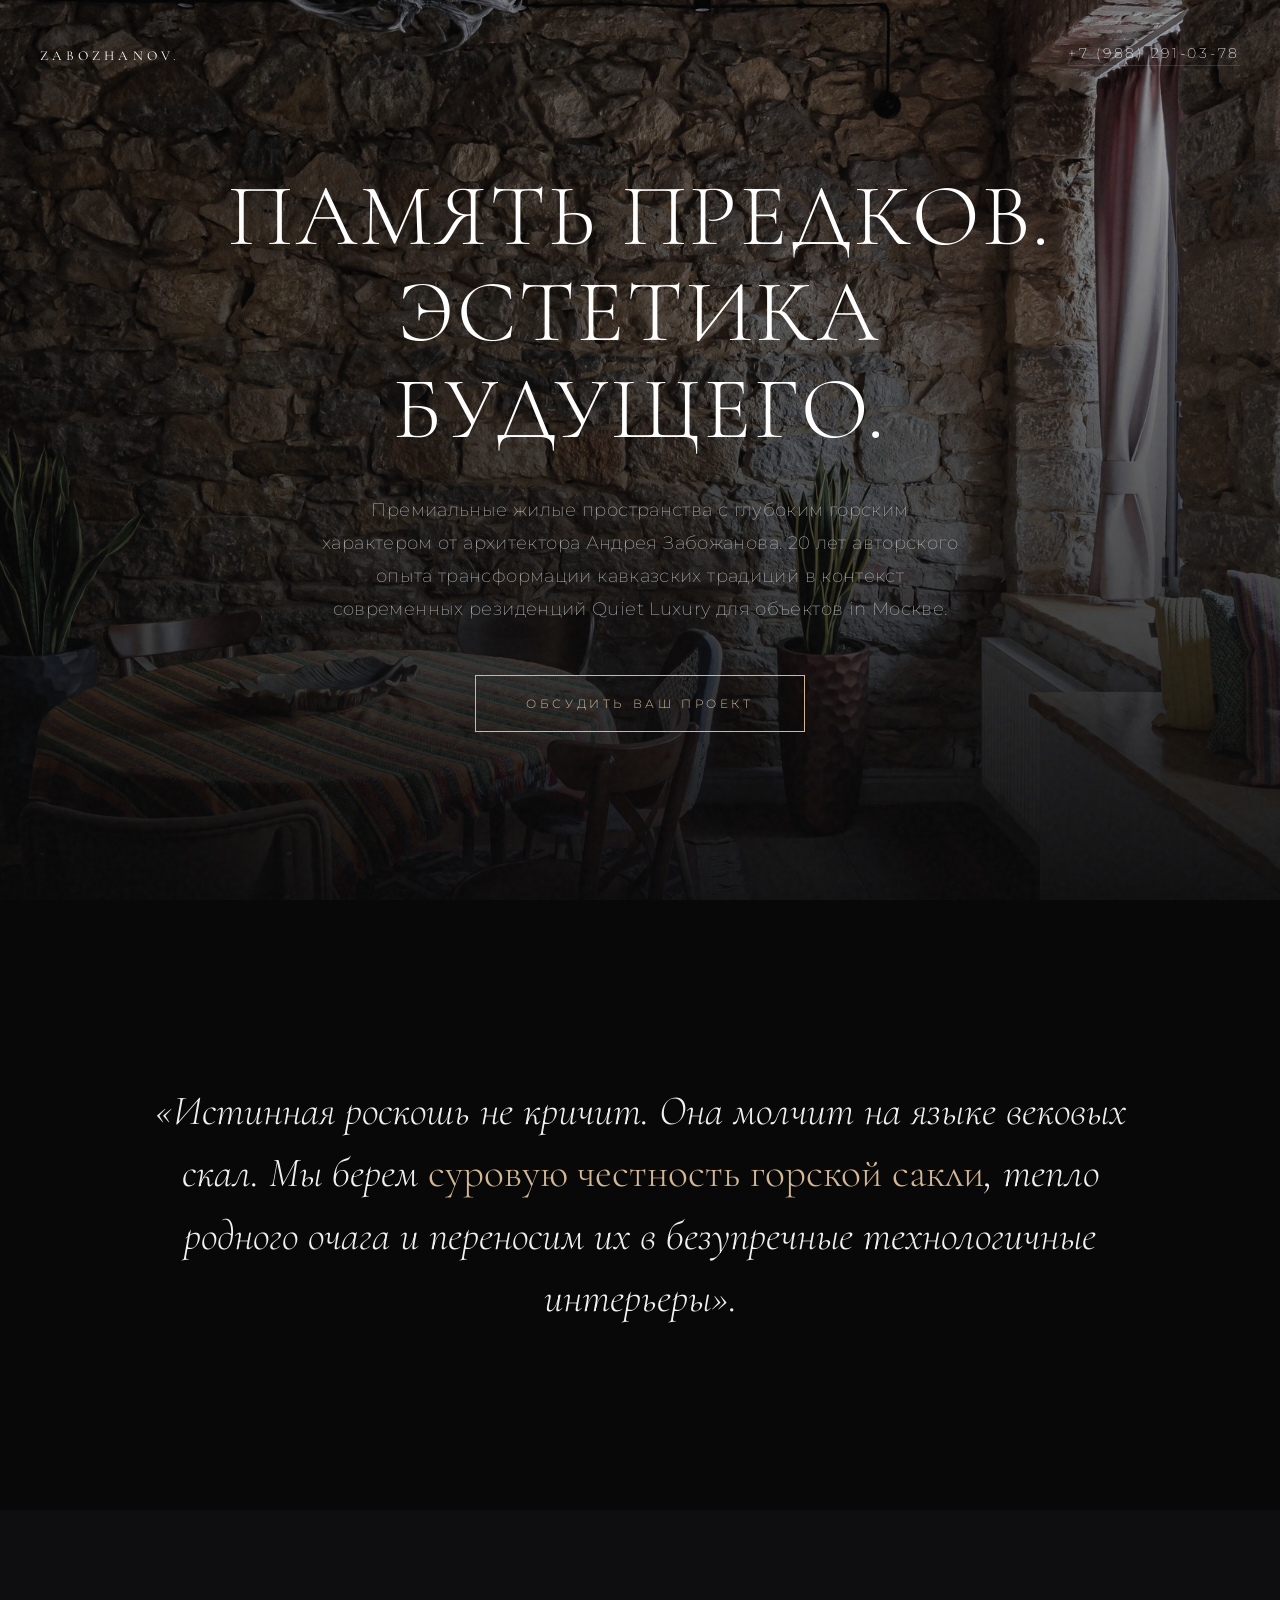
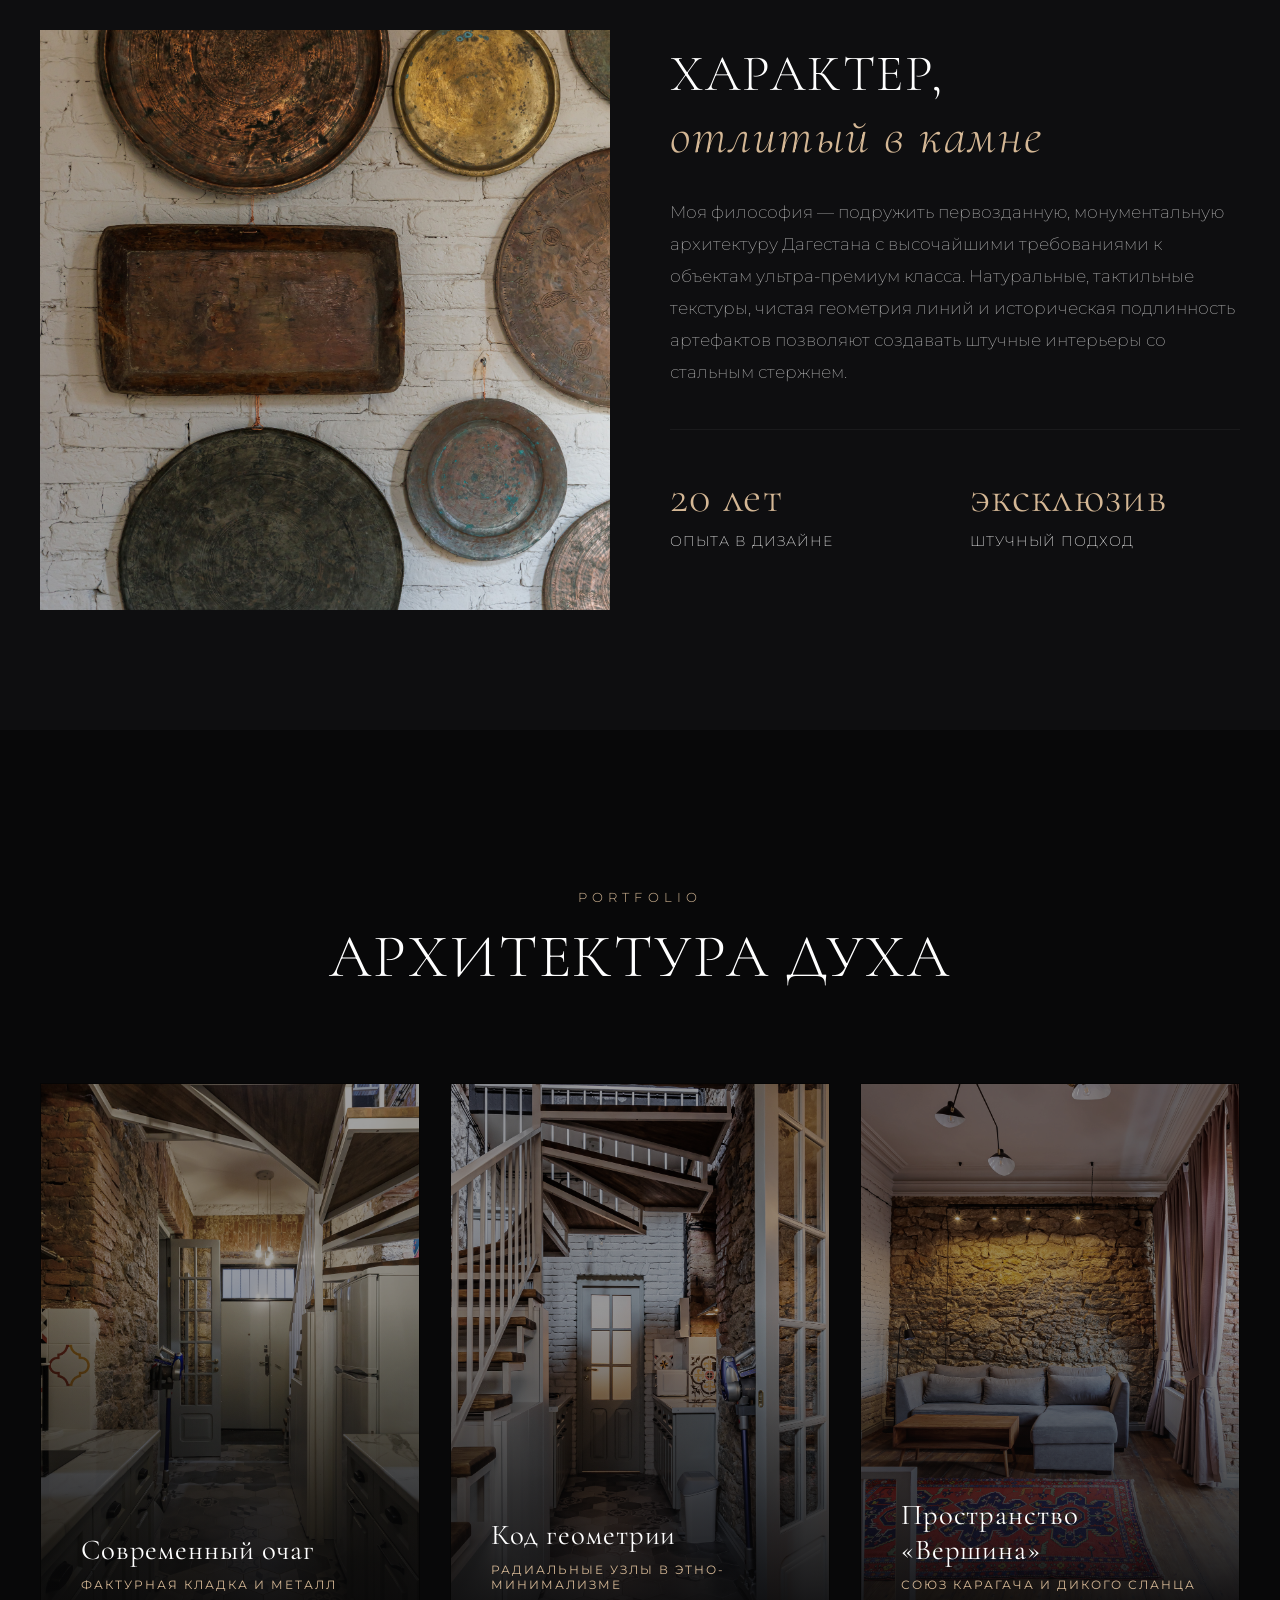
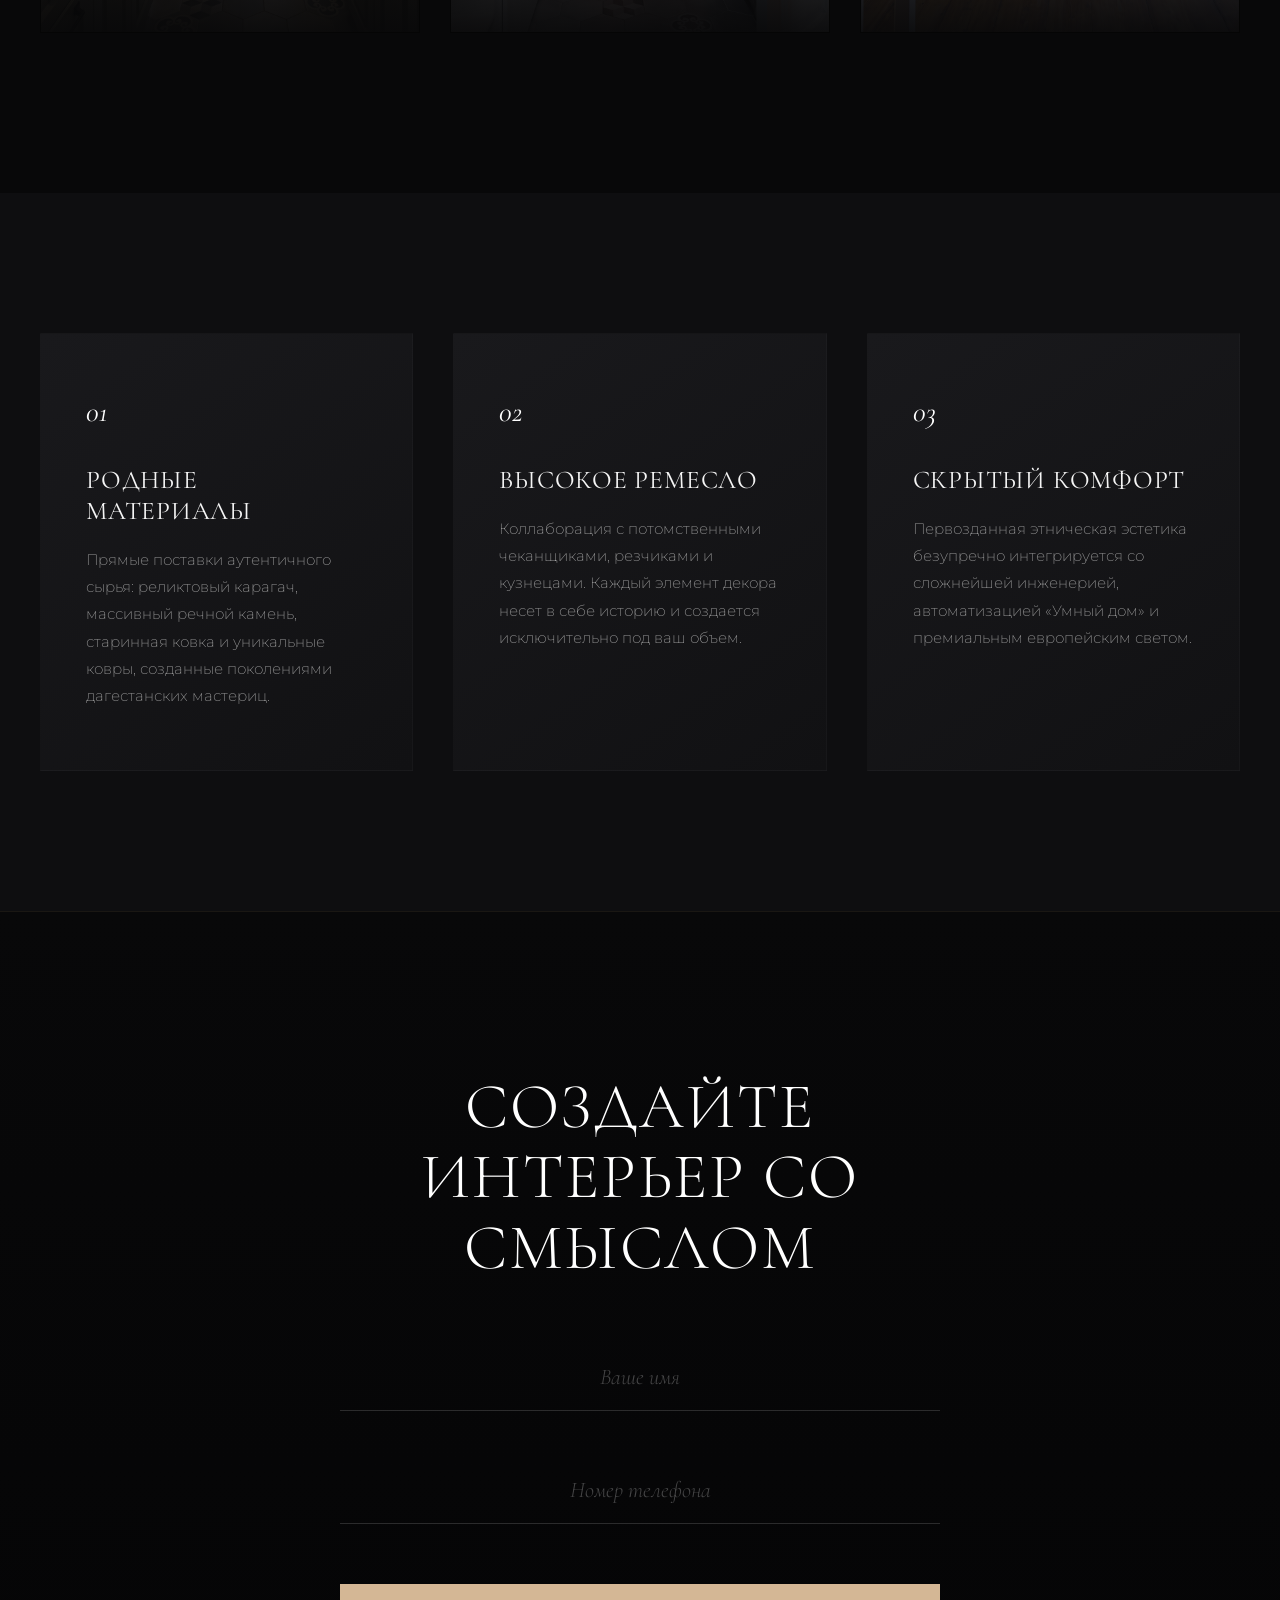
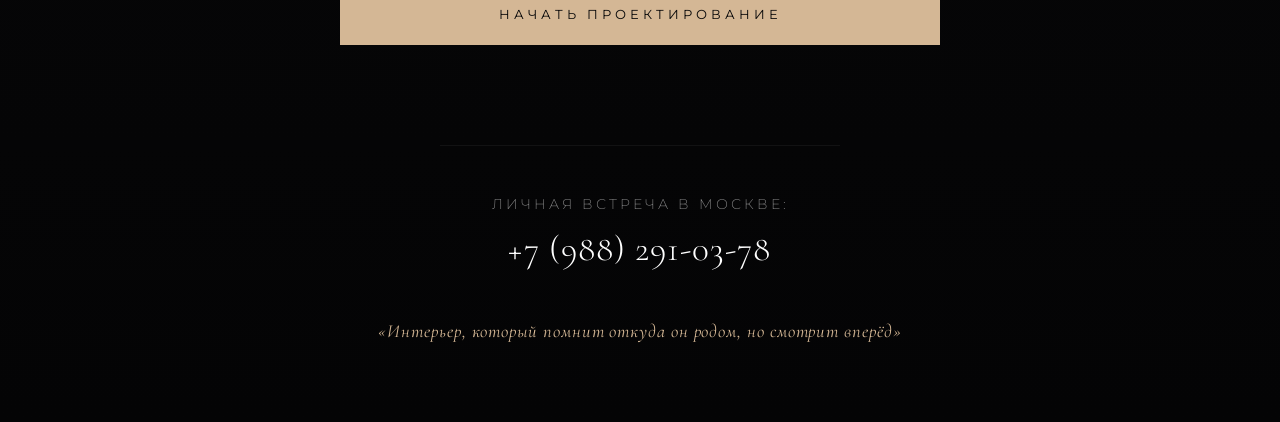
<file: index.html>
<!DOCTYPE html>
<html lang="ru">
<head>
    <meta charset="UTF-8">
    <meta name="viewport" content="width=device-width, initial-scale=1.0">
    <title>Андрей Забожанов | Архитектура и премиальные интерьеры</title>
    
    <meta property="og:type" content="website">
    <meta property="og:url" content="https://design.great05.ru/">
    <meta property="og:title" content="Андрей Забожанов | Премиальные интерьеры с горским характером">
    <meta property="og:description" content="Интерьер, который помнит откуда он родом, но смотрит вперёд. 20 лет авторского опыта. Реализованные объекты в Москве и Дагестане.">
    <meta property="og:image" content="https://design.great05.ru/about.jpg">
    <meta property="og:image:width" content="1200">
    <meta property="og:image:height" content="630">

    <script type="text/javascript">
        (function(m,e,t,r,i,k,a){
            m[i]=m[i]||function(){(m[i].a=m[i].a||[]).push(arguments)};
            m[i].l=1*new Date();
            for (var j = 0; j < document.scripts.length; j++) {if (document.scripts[j].src === r) { return; }}
            k=e.createElement(t),a=e.getElementsByTagName(t)[0],k.async=1,k.src=r,a.parentNode.insertBefore(k,a)
        })(window, document,'script','https://mc.yandex.ru/metrika/tag.js?id=109783591', 'ym');

        ym(109783591, 'init', {ssr:true, webvisor:true, clickmap:true, ecommerce:"dataLayer", referrer: document.referrer, url: location.href, accurateTrackBounce:true, trackLinks:true});
    </script>
    <noscript><div><img src="https://mc.yandex.ru/watch/109783591" style="position:absolute; left:-9999px;" alt="" /></div></noscript>
    <style>
        /* --- ЭЛИТАРНАЯ ТИПОГРАФИКА И КОНЦЕПТ-ПАЛИТРА --- */
        @import url('https://fonts.googleapis.com/css2?family=Cormorant+Garamond:ital,wght@0,300;0,400;0,500;1,300;1,400&family=Montserrat:wght@100;200;300;400;500;600&display=swap');

        :root {
            --bg-deep: #080809;
            --bg-card: #0e0e10;
            --accent-gold: #d4b795;
            --text-white: #ffffff;
            --text-gray: #aaaaaa;
            --font-serif: 'Cormorant Garamond', Georgia, serif;
            --font-sans: 'Montserrat', sans-serif;
            --transition-premium: all 0.6s cubic-bezier(0.25, 1, 0.5, 1);
        }

        /* ЭФФЕКТ ДОРОГОЙ ТЕКСТУРНОЙ ЗЕРНИСТОСТИ */
        html::before {
            content: ""; position: fixed; top: 0; left: 0; width: 100vw; height: 100vh;
            background-image: url("data:image/svg+xml,%3Csvg viewBox='0 0 200 200' xmlns='http://www.w3.org/2000/svg'%3E%3Cfilter id='noise'%3E%3CfeTurbulence type='fractalNoise' baseFrequency='0.75' numOctaves='3' stitchTiles='stitch'/%3E%3C/filter%3E%3Crect width='100%25' height='100%25' filter='url(%23noise)'/%3E%3C/svg%3E");
            opacity: 0.03; pointer-events: none; z-index: 9999;
        }

        * { box-sizing: border-box; margin: 0; padding: 0; -webkit-font-smoothing: antialiased; }
        html { scroll-behavior: smooth; background-color: var(--bg-deep); color: var(--text-white); font-family: var(--font-sans); overflow-x: hidden; }
        h1, h2, h3 { font-family: var(--font-serif); font-weight: 300; letter-spacing: 0.03em; }
        
        /* УБИРАЕМ КЛАССИЧЕСКОЕ ПОДЧЕРКИВАНИЕ ТЕКСТА У ССЫЛОК НА КОРНЕВОМ УРОВНЕ */
        a { text-decoration: none !important; color: inherit; }

        .container { max-width: 1300px; margin: 0 auto; padding: 0 40px; }

        /* ИНТЕРАКТИВНЫЕ ЭФФЕКТЫ */
        .reveal { opacity: 0; transform: translateY(40px); transition: var(--transition-premium); }
        .reveal.active { opacity: 1; transform: translateY(0); }

        /* --- ШАПКА (КРАСИВАЯ ЛИНИЯ ПОД ПРЕДЕЛАМИ ТЕКСТА) --- */
        header { position: absolute; top: 0; left: 0; width: 100%; z-index: 100; padding: 45px 0; }
        .header-container { display: flex; justify-content: space-between; align-items: center; }
        .logo { font-family: var(--font-serif); font-size: 0.85rem; letter-spacing: 0.3em; text-transform: uppercase; font-weight: 400; }
        .logo span { color: var(--accent-gold); }
        .nav-phone { font-size: 0.85rem; letter-spacing: 0.2em; font-weight: 200; border-bottom: 1px solid rgba(214, 183, 149, 0.2); padding-bottom: 4px; }
        .nav-phone:hover { color: var(--accent-gold); border-color: var(--accent-gold); }

        /* --- КУТЮРНЫЙ ГЛАВНЫЙ ЭКРАН --- */
        .hero {
            height: 100vh; min-height: 800px; display: flex; align-items: center; justify-content: center; text-align: center;
            background: linear-gradient(180deg, rgba(8,8,9,0.3) 0%, rgba(8,8,9,0.95) 100%), url('hero.jpg') center/cover no-repeat;
        }
        .hero-content { max-width: 950px; }
        .hero h1 { font-size: 5.5rem; line-height: 1.1; text-transform: uppercase; margin-bottom: 35px; font-weight: 300; }
        .hero p { font-size: 1.15rem; color: var(--text-gray); margin: 0 auto 50px auto; max-width: 650px; font-weight: 200; line-height: 1.8; letter-spacing: 0.02em; }
        
        .btn {
            display: inline-block; padding: 20px 50px; background-color: transparent; color: var(--accent-gold);
            font-weight: 300; letter-spacing: 0.3em; text-transform: uppercase; font-size: 0.75rem;
            border: 1px solid var(--accent-gold); cursor: pointer; transition: var(--transition-premium);
        }
        .btn:hover { background-color: var(--accent-gold); color: var(--bg-deep); }

        /* --- МАНИФЕСТ --- */
        .manifesto { padding: 180px 0; background-color: var(--bg-deep); text-align: center; }
        .manifesto-text { font-family: var(--font-serif); font-size: 2.6rem; line-height: 1.5; max-width: 1000px; margin: 0 auto; font-weight: 300; font-style: italic; color: #f0f0f0; }
        .manifesto-text span { color: var(--accent-gold); font-style: normal; }

        /* --- СЕКЦИЯ: О ДИЗАЙНЕРЕ (ЛИНИЯ СТАТИСТИКИ НА МЕСТЕ) --- */
        .about { padding: 120px 0; background-color: var(--bg-card); }
        .about-grid { display: grid; grid-template-columns: 1fr 1fr; gap: 60px; align-items: center; }
        .about-img-box { width: 100%; height: 580px; background: url('about.jpg') center/cover no-repeat; }
        .about-info h2 { font-size: 3.2rem; text-transform: uppercase; margin-bottom: 30px; line-height: 1.2; }
        .about-info h2 span { font-style: italic; font-family: var(--font-serif); color: var(--accent-gold); text-transform: none; }
        .about-info p { color: var(--text-gray); font-size: 1.05rem; font-weight: 200; line-height: 1.9; margin-bottom: 40px; }
        
        .stat-grid { display: grid; grid-template-columns: 1fr 1fr; gap: 30px; border-top: 1px solid rgba(255,255,255,0.05); padding-top: 40px; }
        .stat-item h3 { font-size: 2.8rem; color: var(--accent-gold); margin-bottom: 5px; font-family: var(--font-serif); }
        .stat-item h3.lowercase-text { text-transform: lowercase; }
        .stat-item p { font-size: 0.85rem; color: var(--text-white); text-transform: uppercase; letter-spacing: 1px; }

        /* --- СЕКЦИЯ: ПОРТФОЛИО --- */
        .portfolio { padding: 160px 0; background-color: var(--bg-deep); }
        .section-title { font-size: 3.8rem; text-transform: uppercase; text-align: center; margin-bottom: 90px; font-weight: 300; }
        .section-title span { font-family: var(--font-sans); font-size: 0.8rem; color: var(--accent-gold); display: block; letter-spacing: 0.4em; margin-bottom: 15px; text-transform: uppercase; font-weight: 300; }
        
        .portfolio-grid { display: grid; grid-template-columns: repeat(3, 1fr); gap: 30px; }
        .portfolio-item { position: relative; height: 550px; overflow: hidden; border: 1px solid rgba(255,255,255,0.02); background-color: #000; }
        .portfolio-img { width: 100%; height: 100%; object-fit: cover; filter: brightness(65%) saturate(80%); transition: var(--transition-premium); }
        .portfolio-overlay { position: absolute; top: 0; left: 0; width: 100%; height: 100%; background: linear-gradient(to top, rgba(8,8,9,0.95) 0%, transparent 60%); display: flex; flex-direction: column; justify-content: flex-end; padding: 40px; }
        .portfolio-item:hover .portfolio-img { transform: scale(1.05); filter: brightness(85%) saturate(100%); }
        .portfolio-overlay h3 { font-size: 1.8rem; margin-bottom: 10px; font-weight: 400; }
        .portfolio-overlay p { font-size: 0.75rem; color: var(--accent-gold); text-transform: uppercase; letter-spacing: 2px; }

        /* --- СЕКЦИЯ: ЦЕННОСТИ (СТРОГИЙ МАРКЕР) --- */
        .values { padding: 140px 0; background-color: var(--bg-card); }
        .values-grid { display: grid; grid-template-columns: repeat(3, 1fr); gap: 40px; }
        .value-card { padding: 60px 45px; background: linear-gradient(145deg, #19191c, #111113); border: 1px solid rgba(255, 255, 255, 0.01); transition: var(--transition-premium); position: relative; }
        .value-card:hover { transform: translateY(-10px); border-color: rgba(212, 183, 149, 0.2); box-shadow: 0 30px 60px rgba(0,0,0,0.4); }
        .value-number { font-family: var(--font-serif); font-size: 1.8rem; color: var(--accent-dark-gold); margin-bottom: 35px; display: block; font-style: italic; }
        .value-card h3 { font-size: 1.6rem; margin-bottom: 20px; text-transform: uppercase; font-weight: 400; color: #f5f5f5; }
        .value-card p { color: var(--text-gray); font-size: 0.95rem; font-weight: 200; line-height: 1.8; }

        /* --- СИММЕТРИЧНЫЙ ФУТЕР (ВЕРХНЯЯ ГЕОМЕТРИЧЕСКАЯ ЛИНИЯ НА МЕСТЕ) --- */
        footer { padding: 160px 0 80px 0; background: linear-gradient(180deg, var(--bg-deep) 0%, #040405 100%); border-top: 1px solid rgba(214, 183, 149, 0.1); }
        .footer-center-container { max-width: 600px; margin: 0 auto; text-align: center; }
        .footer-center-container h2 { font-size: 4rem; text-transform: uppercase; margin-bottom: 60px; line-height: 1.1; font-weight: 300; }
        
        .form-group { margin-bottom: 45px; }
        .form-input {
            width: 100%; padding: 20px 0; background: transparent !important; border: none !important; 
            border-bottom: 1px solid rgba(255,255,255,0.15) !important; color: var(--text-white) !important; 
            font-family: var(--font-serif); font-size: 1.4rem; font-style: italic; text-align: center;
            outline: none !important; box-shadow: none !important; border-radius: 0 !important; transition: var(--transition-premium);
        }
        .form-input:focus { border-bottom-color: var(--accent-gold) !important; }
        .form-input::placeholder { color: rgba(255,255,255,0.25); font-weight: 200; }

        .form-btn {
            width: 100%; padding: 22px; background-color: var(--accent-gold); color: var(--bg-deep);
            font-family: var(--font-sans); font-weight: 400; letter-spacing: 4px; text-transform: uppercase;
            font-size: 0.8rem; border: 1px solid var(--accent-gold); cursor: pointer; transition: var(--transition-premium);
            border-radius: 0 !important; margin-top: 15px;
        }
        .form-btn:hover { background-color: transparent; color: var(--accent-gold); }

        .form-result {
            display: none; font-size: 1.2rem; color: var(--accent-gold); font-family: var(--font-serif);
            border: 1px dashed var(--accent-gold); padding: 20px; text-align: center; margin-top: 30px;
        }

        /* КРАСИВАЯ ДЕКОРАТИВНАЯ ЛИНИЯ НАД СЛОГАНОМ */
        .footer-location-block { margin: 100px auto 50px auto; text-align: center; border-top: 1px solid rgba(255,255,255,0.05); padding-top: 50px; max-width: 400px; }
        .footer-location-block p { font-size: 0.85rem; color: var(--text-gray); letter-spacing: 3px; text-transform: uppercase; margin-bottom: 15px; font-weight: 200; }
        .footer-location-block a { color: var(--text-white); font-size: 2.2rem; font-family: var(--font-serif); letter-spacing: 0.03em; font-weight: 300; }
        .footer-location-block a:hover { color: var(--accent-gold); }

        .copyright { font-size: 1.15rem; color: var(--accent-gold); font-family: var(--font-serif); letter-spacing: 0.05em; font-style: italic; margin-top: 30px; }

        /* --- МОБИЛЬНЫЙ АДАПТИВ --- */
        @media (max-width: 992px) {
            .container { padding: 0 25px; }
            .about-grid { grid-template-columns: 1fr; gap: 40px; }
            .about-img-box { height: 400px; }
            .about-info { text-align: center; }
            .about-info h2 { font-size: 2.5rem; }
            .stat-grid { justify-content: center; }
            .portfolio-grid, .values-grid { grid-template-columns: 1fr; gap: 30px; }
            .portfolio-item { height: 450px; }
            .hero h1 { font-size: 3.2rem; }
            .manifesto-text { font-size: 1.8rem; }
            .footer-center-container h2 { font-size: 2.8rem; }
            .footer-location-block a { font-size: 1.8rem; }
        }
    </style>
</head>
<body>

    <header>
        <div class="container header-container">
            <div class="logo">Zabozhanov<span>.</span></div>
            <a href="tel:+79882910378" class="nav-phone">+7 (988) 291-03-78</a>
        </div>
    </header>

    <section class="hero">
        <div class="container">
            <div class="hero-content">
                <h1>Память предков.<br>Эстетика будущего.</h1>
                <p>Премиальные жилые пространства с глубоким горским характером от архитектора Андрея Забожанова. 20 лет авторского опыта трансформации кавказских традиций в контекст современных резиденций Quiet Luxury для объектов in Москве.</p>
                <a href="#contact" class="btn">Обсудить ваш проект</a>
            </div>
        </div>
    </section>

    <section class="manifesto reveal">
        <div class="container">
            <p class="manifesto-text">
                «Истинная роскошь не кричит. Она молчит на языке вековых скал. Мы берем <span>суровую честность горской сакли</span>, тепло родного очага и переносим их в безупречные технологичные интерьеры».
            </p>
        </div>
    </section>

    <section class="about reveal">
        <div class="container">
            <div class="about-grid">
                <div class="about-img-box"></div>
                <div class="about-info">
                    <h2>Характер,<br><span>отлитый в камне</span></h2>
                    <p>Моя философия — подружить первозданную, монументальную архитектуру Дагестана с высочайшими требованиями к объектам ультра-премиум класса. Натуральные, тактильные текстуры, чистая геометрия линий и историческая подлинность артефактов позволяют создавать штучные интерьеры со стальным стержнем.</p>
                    <div class="stat-grid">
                        <div class="stat-item">
                            <h3>20 лет</h3>
                            <p>Опыта в дизайне</p>
                        </div>
                        <div class="stat-item">
                            <h3 class="lowercase-text">эксклюзив</h3>
                            <p>Штучный подход</p>
                        </div>
                    </div>
                </div>
            </div>
        </div>
    </section>

    <section class="portfolio reveal">
        <div class="container">
            <h2 class="section-title"><span>Portfolio</span>Архитектура духа</h2>
            
            <div class="portfolio-grid">
                
                <div class="portfolio-item">
                    <img src="portfolio1.jpg" alt="Проект камина" class="portfolio-img">
                    <div class="portfolio-overlay">
                        <h3>Современный очаг</h3>
                        <p>Фактурная кладка и металл</p>
                    </div>
                </div>

                <div class="portfolio-item">
                    <img src="portfolio2.jpg" alt="Интерьер" class="portfolio-img">
                    <div class="portfolio-overlay">
                        <h3>Код геометрии</h3>
                        <p>Радиальные узлы в этно-минимализме</p>
                    </div>
                </div>

                <div class="portfolio-item">
                    <img src="portfolio3.jpg" alt="Гостиная" class="portfolio-img">
                    <div class="portfolio-overlay">
                        <h3>Пространство «Вершина»</h3>
                        <p>Союз карагача и дикого сланца</p>
                    </div>
                </div>

            </div>
        </div>
    </section>

    <section class="values reveal">
        <div class="container">
            <div class="values-grid">
                
                <div class="value-card">
                    <span class="value-number">01</span>
                    <h3>Родные материалы</h3>
                    <p>Прямые поставки аутентичного сырья: реликтовый карагач, массивный речной камень, старинная ковка и уникальные ковры, созданные поколениями дагестанских мастериц.</p>
                </div>

                <div class="value-card">
                    <span class="value-number">02</span>
                    <h3>Высокое ремесло</h3>
                    <p>Коллаборация с потомственными чеканщиками, резчиками и кузнецами. Каждый элемент декора несет в себе историю и создается исключительно под ваш объем.</p>
                </div>

                <div class="value-card">
                    <span class="value-number">03</span>
                    <h3>Скрытый комфорт</h3>
                    <p>Первозданная этническая эстетика безупречно интегрируется со сложнейшей инженерией, автоматизацией «Умный дом» и премиальным европейским светом.</p>
                </div>

            </div>
        </div>
    </section>

    <footer id="contact">
        <div class="container">
            <div class="footer-center-container">
                <h2>Создайте интерьер со смыслом</h2>
                
                <div class="form-box">
                    <form id="premium-form" method="POST">
                        <input type="hidden" name="access_key" value="5334822f-d3ac-469e-932e-a70b99a24fa6">
                        <input type="hidden" name="subject" value="Новая заявка с этно-лендинга Забожанова">
                        <input type="checkbox" name="botcheck" style="display: none;">

                        <div class="form-group">
                            <input type="text" name="Имя" class="form-input" placeholder="Ваше имя" required>
                        </div>
                        <div class="form-group">
                            <input type="tel" name="Телефон" class="form-input" placeholder="Номер телефона" required>
                        </div>
                        <div>
                            <button type="submit" id="submit-btn" class="form-btn">Начать проектирование</button>
                        </div>
                    </form>
                    <div id="form-result" class="form-result"></div>
                </div>

                <div class="footer-location-block">
                    <p>Личная встреча в Москве:</p>
                    <a href="tel:+79882910378">+7 (988) 291-03-78</a>
                </div>
                
                <div class="copyright">
                    «Интерьер, который помнит откуда он родом, но смотрит вперёд»
                </div>
            </div>
        </div>
    </footer>

    <script>
        const revealElements = document.querySelectorAll('.reveal');
        const scrollReveal = function() {
            for (let i = 0; i < revealElements.length; i++) {
                const windowHeight = window.innerHeight;
                const elementTop = revealElements[i].getBoundingClientRect().top;
                const elementVisible = 80;
                if (elementTop < windowHeight - elementVisible) {
                    revealElements[i].classList.add('active');
                }
            }
        }
        window.addEventListener('scroll', scrollReveal);
        window.addEventListener('load', scrollReveal);

        const form = document.getElementById('premium-form');
        const result = document.getElementById('form-result');
        const submitBtn = document.getElementById('submit-btn');

        form.addEventListener('submit', function(e) {
            e.preventDefault();
            submitBtn.innerText = "Отправка на сервер...";
            submitBtn.style.opacity = "0.4";
            submitBtn.disabled = true;

            const formData = new FormData(form);
            const object = Object.fromEntries(formData);
            const json = JSON.stringify(object);

            fetch('https://api.web3forms.com/submit', {
                method: 'POST',
                headers: {
                    'Content-Type': 'application/json',
                    'Accept': 'application/json'
                },
                body: json
            })
            .then(async (response) => {
                let json = await response.json();
                if (response.status == 200) {
                    result.innerHTML = "Благодарим за доверие. Андрей Забожанов свяжется с вами лично.";
                    result.style.display = "block";
                    form.reset();
                } else {
                    result.innerHTML = "Ошибка. Свяжитесь по телефону напрямую.";
                    result.style.display = "block";
                }
            })
            .catch(error => {
                result.innerHTML = "Ошибка сети.";
                result.style.display = "block";
            })
            .then(function() {
                submitBtn.innerText = "Начать проектирование";
                submitBtn.style.opacity = "1";
                submitBtn.disabled = false;
                setTimeout(() => { result.style.display = "none"; }, 6000);
            });
        });
    </script>
</body>
</html>
</file>
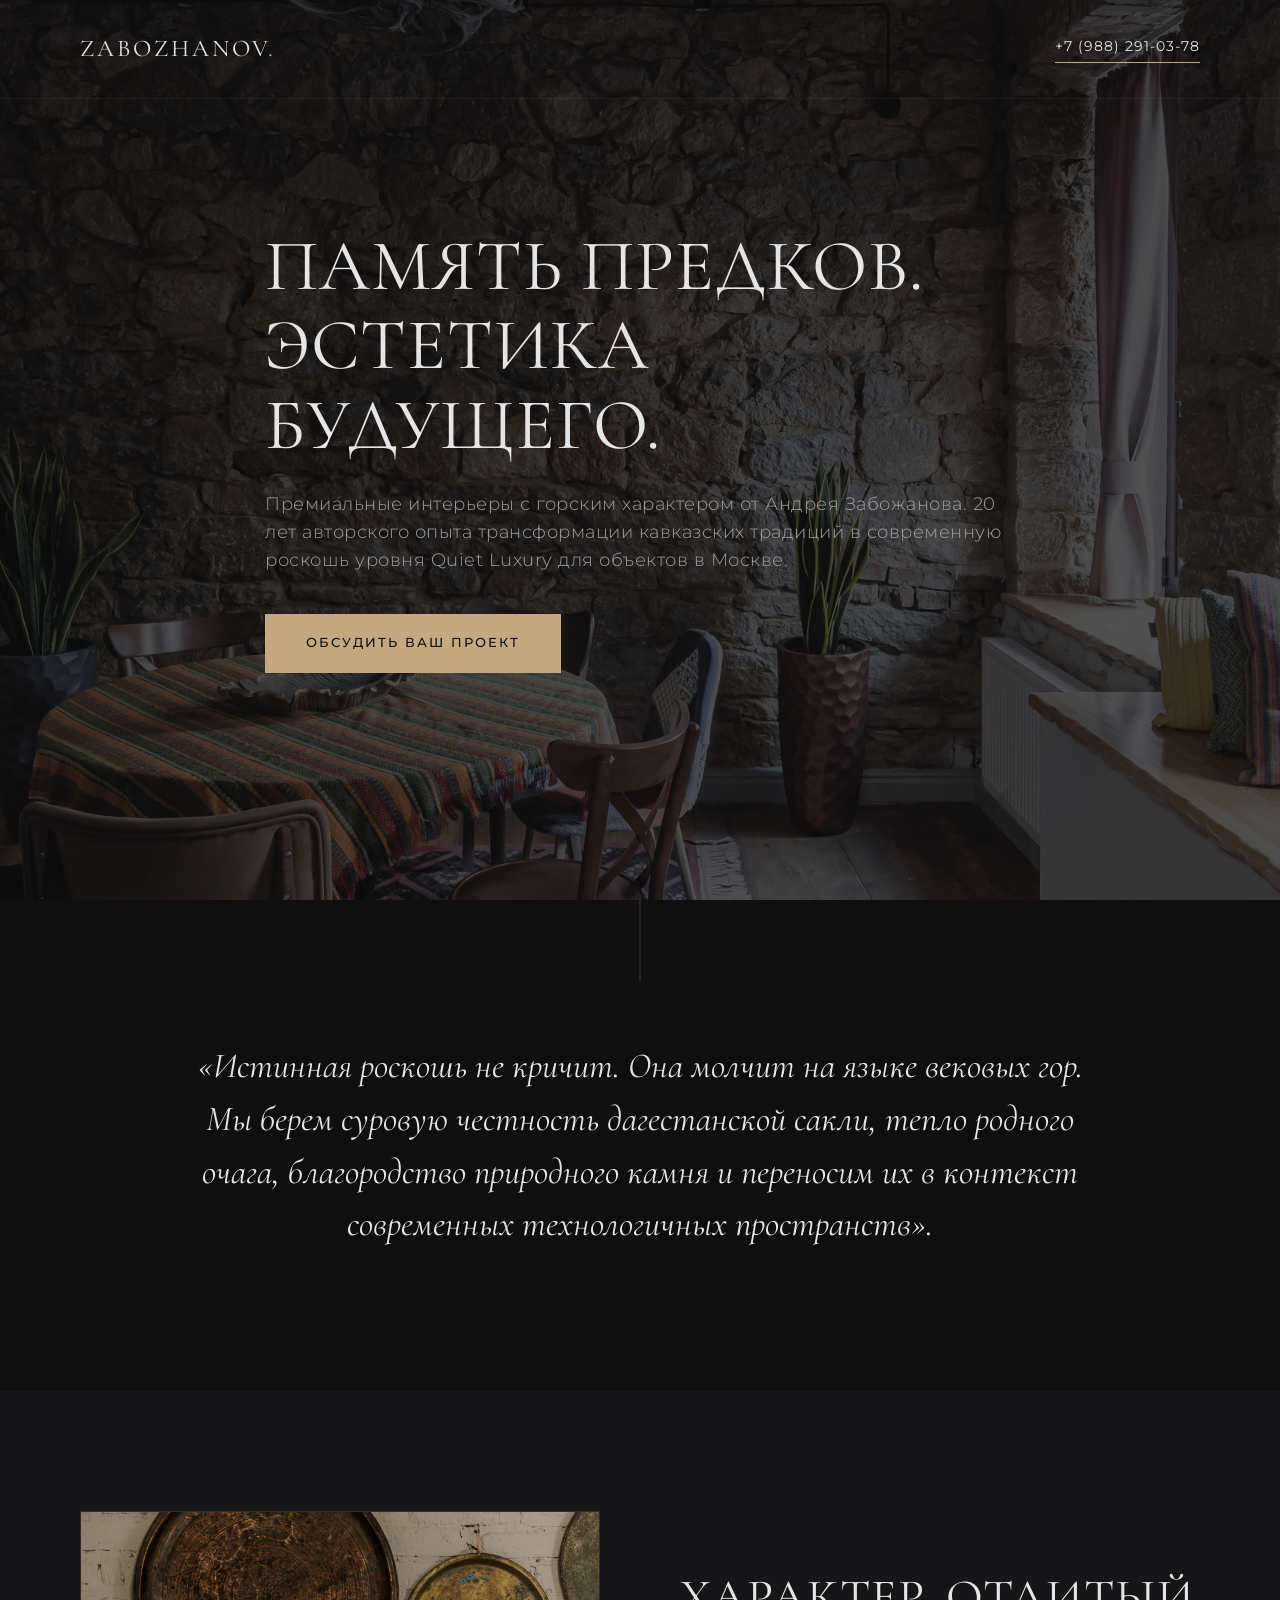
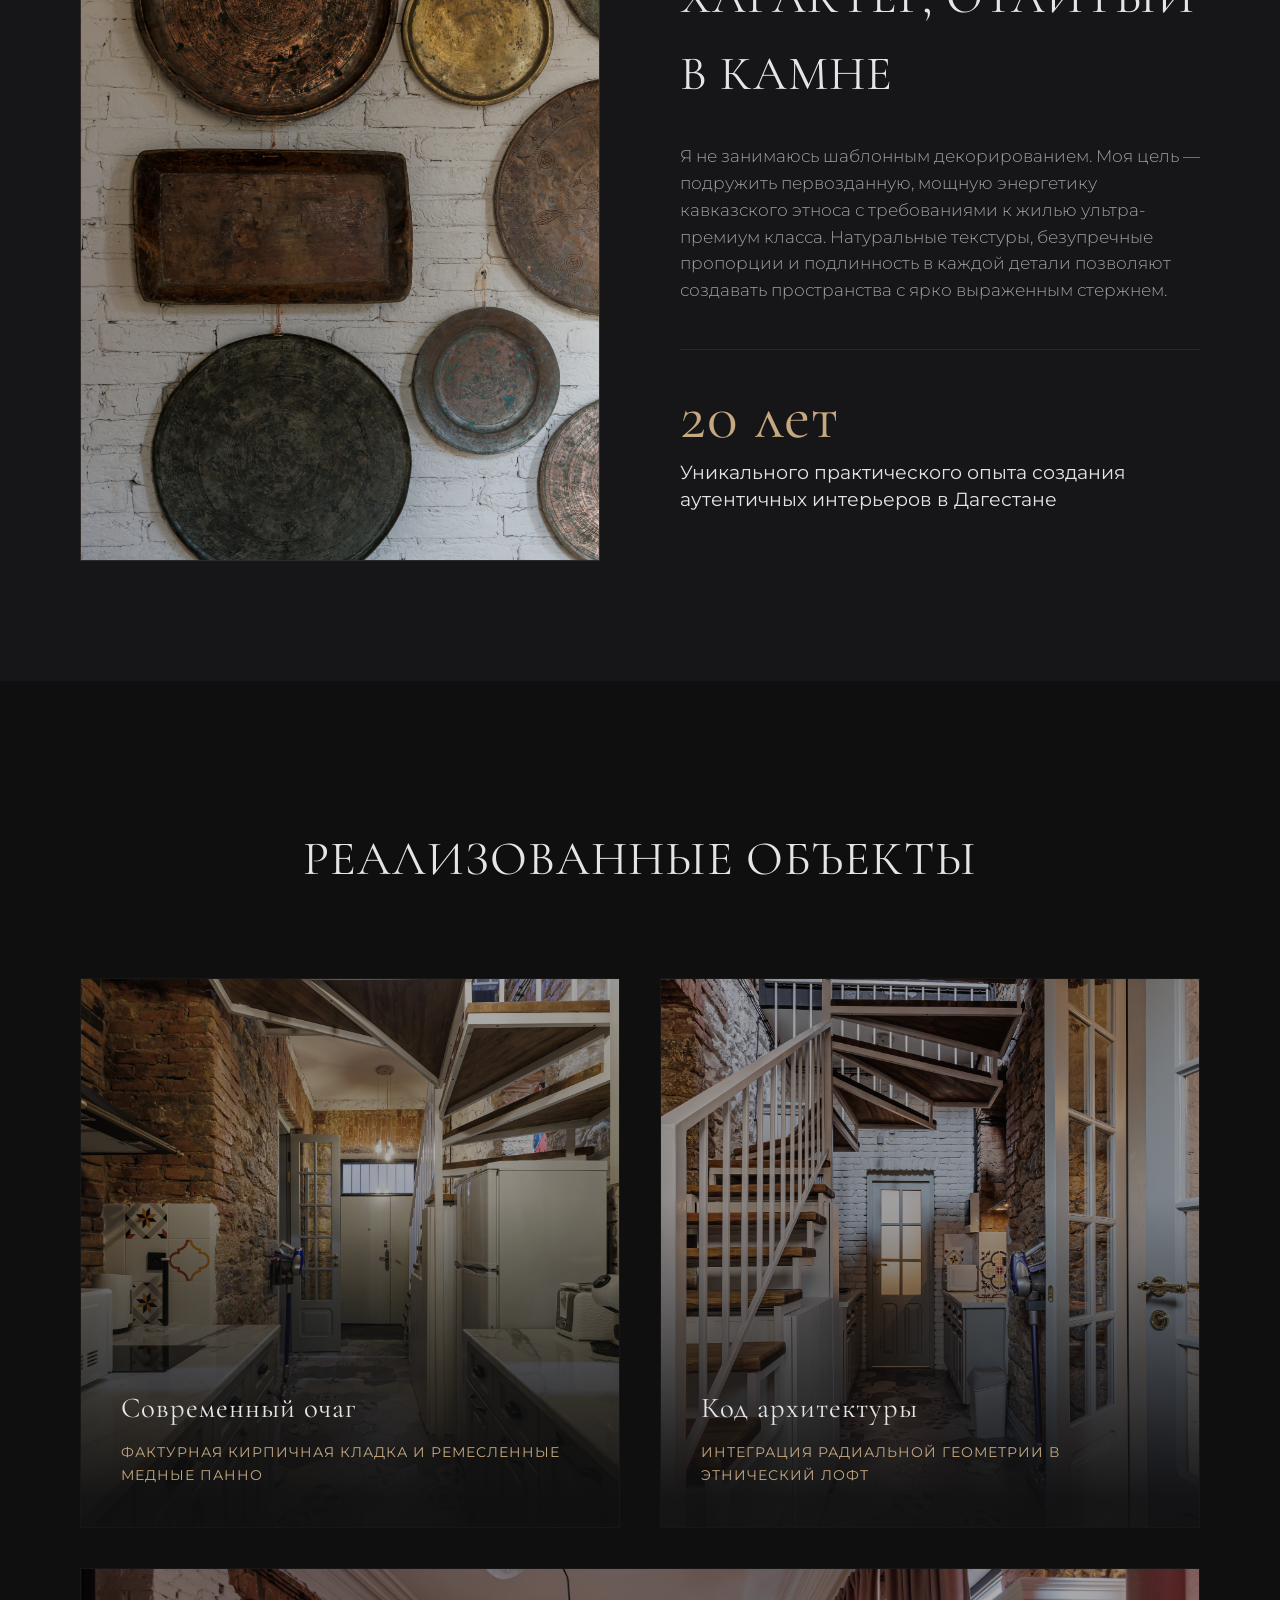
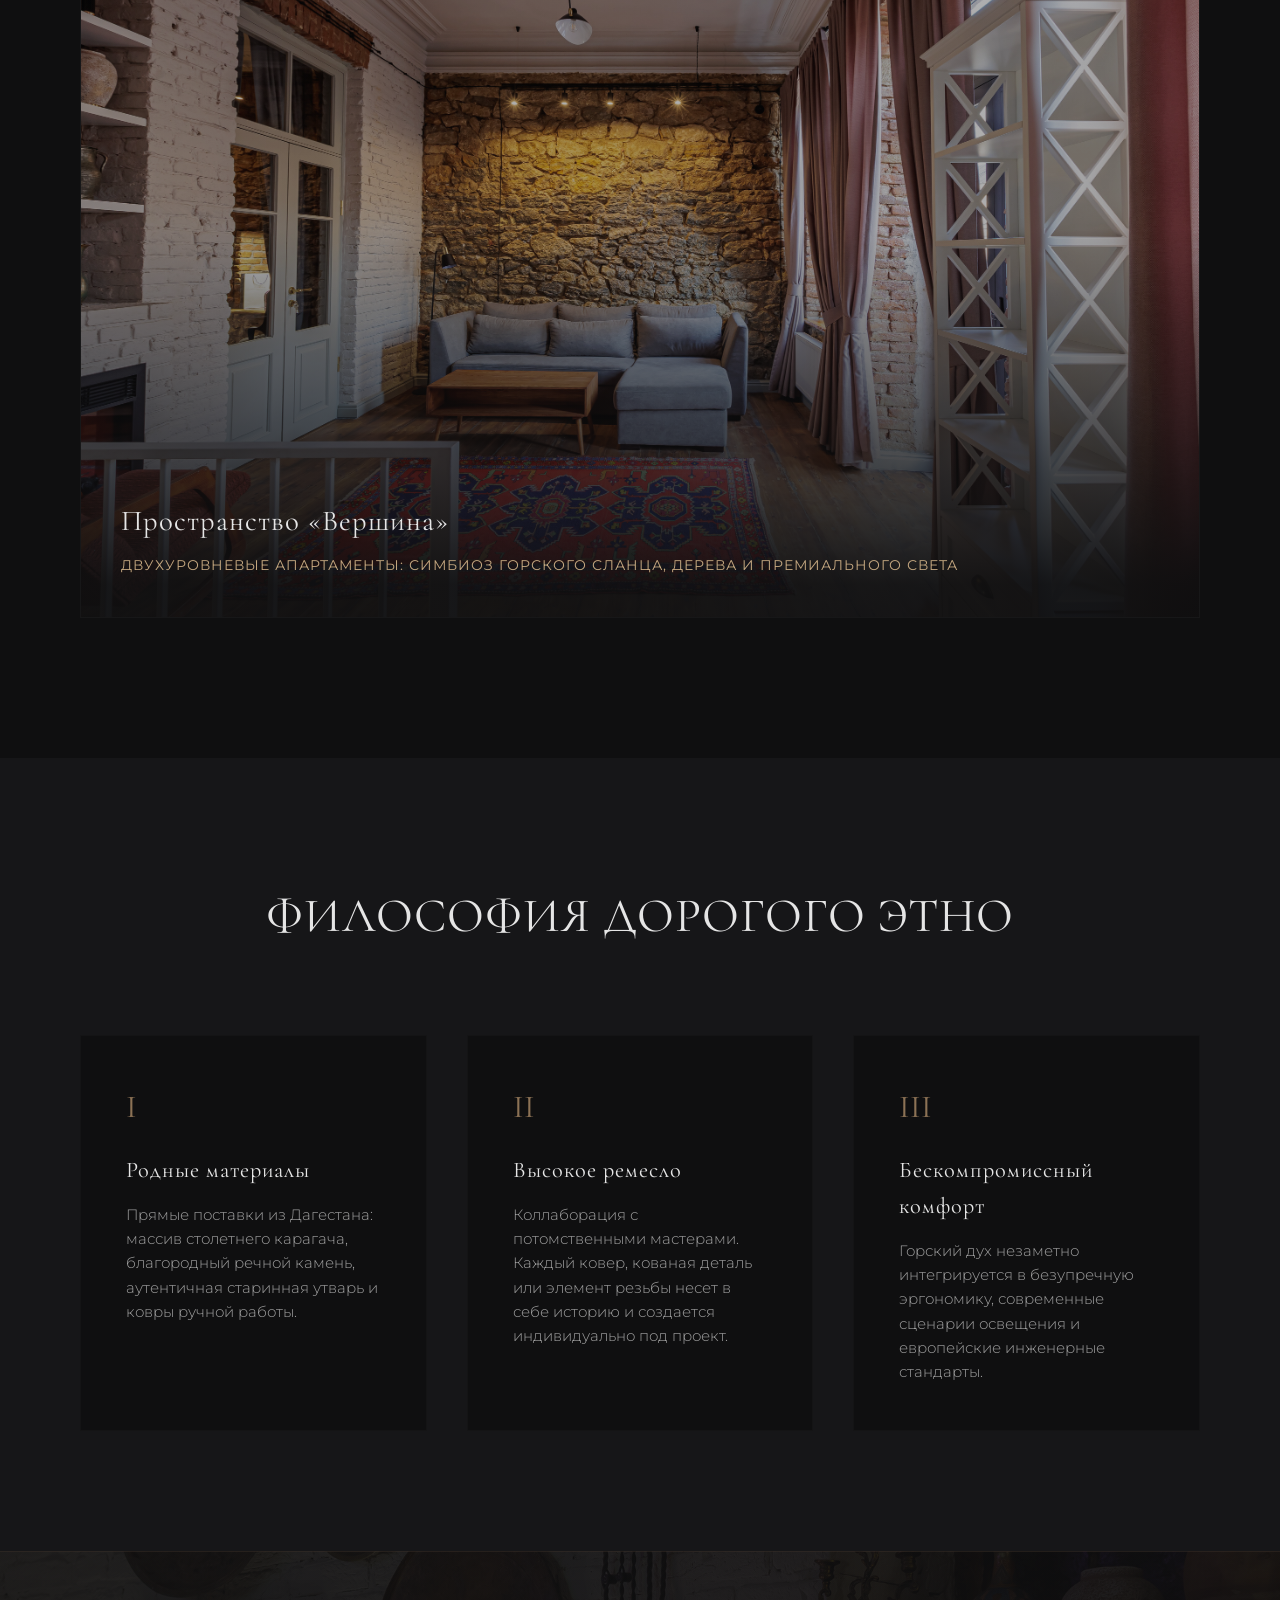
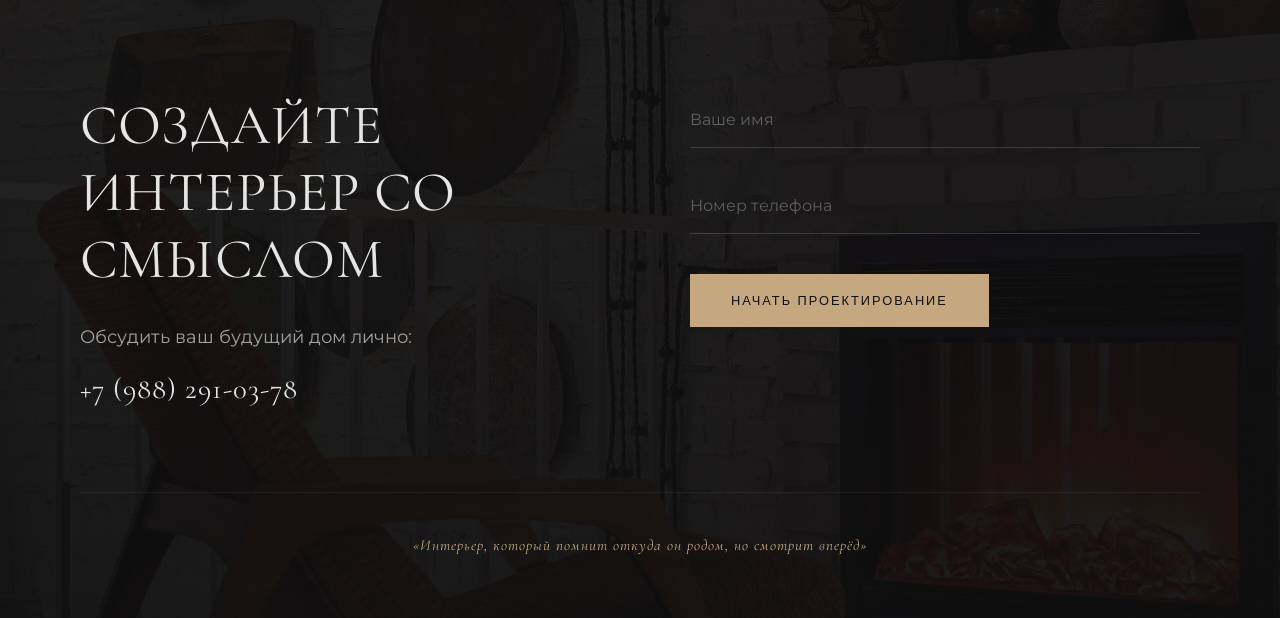
<file: zabozhanov.html>
<!DOCTYPE html>
<html lang="ru">
<head>
    <meta charset="UTF-8">
    <meta name="viewport" content="width=device-width, initial-scale=1.0">
    <title>Андрей Забожанов | Премиальные интерьеры с горским характером</title>
    <style>
        /* --- ПЕРЕМЕННЫЕ И ШРИФТЫ --- */
        @import url('https://fonts.googleapis.com/css2?family=Cormorant+Garamond:ital,wght@0,400;0,600;1,400&family=Montserrat:wght@300;400;500&display=swap');

        :root {
            --bg-dark: #0f0f10;
            --bg-light: #161618;
            --accent-gold: #c5a880;
            --accent-bronze: #8c7255;
            --text-light: #e5e5e5;
            --text-muted: #a0a0a0;
            --font-serif: 'Cormorant Garamond', Georgia, serif;
            --font-sans: 'Montserrat', sans-serif;
            --transition: all 0.6s cubic-bezier(0.25, 1, 0.5, 1);
        }

        /* --- ОБЩИЕ СТИЛИ --- */
        * {
            box-sizing: border-box;
            margin: 0;
            padding: 0;
        }

        html {
            scroll-behavior: smooth;
            background-color: var(--bg-dark);
            color: var(--text-light);
            font-family: var(--font-sans);
            overflow-x: hidden;
        }

        body {
            line-height: 1.6;
        }

        h1, h2, h3 {
            font-family: var(--font-serif);
            font-weight: 400;
            letter-spacing: 1px;
        }

        a {
            color: inherit;
            text-decoration: none;
            transition: var(--transition);
        }

        .container {
            max-width: 1200px;
            margin: 0 auto;
            padding: 0 40px;
        }

        /* --- ЭФФЕКТ ПОЯВЛЕНИЯ ПРИ СКРОЛЛЕ --- */
        .reveal {
            opacity: 0;
            transform: translateY(40px);
            transition: var(--transition);
        }

        .reveal.active {
            opacity: 1;
            transform: translateY(0);
        }

        /* --- ШАПКА САЙТА (HEADER) --- */
        header {
            position: absolute;
            top: 0;
            left: 0;
            width: 100%;
            z-index: 100;
            padding: 30px 0;
            border-bottom: 1px solid rgba(255, 255, 255, 0.05);
        }

        .header-container {
            display: flex;
            justify-content: space-between;
            align-items: center;
        }

        .logo {
            font-family: var(--font-serif);
            font-size: 1.5rem;
            letter-spacing: 3px;
            text-transform: uppercase;
        }

        .logo span {
            color: var(--accent-gold);
        }

        .nav-phone {
            font-size: 0.9rem;
            letter-spacing: 1px;
            border-bottom: 1px solid var(--accent-gold);
            padding-bottom: 4px;
        }

        .nav-phone:hover {
            color: var(--accent-gold);
            border-color: transparent;
        }

        /* --- ГЛАВНЫЙ ЭКРАН (HERO) --- */
        .hero {
            height: 100vh;
            min-height: 700px;
            position: relative;
            display: flex;
            align-items: center;
            background: linear-gradient(rgba(15, 15, 16, 0.75), rgba(15, 15, 16, 0.7)), 
                        url('hero.jpg') center/cover no-repeat;
        }

        .hero-content {
            max-width: 750px;
        }

        .hero h1 {
            font-size: 4.5rem;
            line-height: 1.1;
            margin-bottom: 25px;
            text-transform: uppercase;
        }

        .hero p {
            font-size: 1.1rem;
            color: var(--text-muted);
            margin-bottom: 40px;
            font-weight: 300;
            letter-spacing: 0.5px;
        }

        .btn {
            display: inline-block;
            padding: 18px 40px;
            background-color: var(--accent-gold);
            color: var(--bg-dark);
            font-weight: 500;
            letter-spacing: 2px;
            text-transform: uppercase;
            font-size: 0.8rem;
            border: 1px solid var(--accent-gold);
            cursor: pointer;
            transition: var(--transition);
        }

        .btn:hover {
            background-color: transparent;
            color: var(--accent-gold);
        }

        /* --- СЕКЦИЯ: МАНИФЕСТ --- */
        .manifesto {
            padding: 140px 0;
            background-color: var(--bg-dark);
            text-align: center;
            position: relative;
        }

        .manifesto::before {
            content: "";
            position: absolute;
            top: 0;
            left: 50%;
            transform: translateX(-50%);
            width: 1px;
            height: 80px;
            background-color: rgba(197, 168, 128, 0.3);
        }

        .manifesto-text {
            font-family: var(--font-serif);
            font-size: 2.2rem;
            line-height: 1.5;
            max-width: 900px;
            margin: 0 auto;
            color: var(--text-light);
            font-style: italic;
        }

        /* --- СЕКЦИЯ: О ДИЗАЙНЕРЕ --- */
        .about {
            padding: 120px 0;
            background-color: var(--bg-light);
        }

        .about-grid {
            display: grid;
            grid-template-columns: 1fr 1fr;
            gap: 80px;
            align-items: center;
        }

        .about-img {
            width: 100%;
            height: 650px;
            object-fit: cover;
            filter: contrast(105%) brightness(90%) saturate(85%);
            border: 1px solid rgba(213, 168, 128, 0.15);
        }

        .about-info h2 {
            font-size: 3rem;
            margin-bottom: 30px;
            text-transform: uppercase;
        }

        .about-info p {
            color: var(--text-muted);
            margin-bottom: 45px;
            font-size: 1.05rem;
            font-weight: 300;
        }

        /* КРУПНЫЙ БЛОК ОПЫТА */
        .single-stat-box {
            border-top: 1px solid rgba(255, 255, 255, 0.08);
            padding-top: 35px;
        }

        .single-stat-box h3 {
            font-size: 4rem;
            color: var(--accent-gold);
            line-height: 1;
            margin-bottom: 10px;
        }

        .single-stat-box p {
            font-size: 1.2rem;
            color: var(--text-light);
            line-height: 1.4;
            font-weight: 400;
            margin-bottom: 0;
        }

        /* --- СЕКЦИЯ: ПОРТФОЛИО (ГАЛЕРЕЯ) --- */
        .portfolio {
            padding: 140px 0;
            background-color: var(--bg-dark);
        }

        .section-title {
            font-size: 3rem;
            text-align: center;
            text-transform: uppercase;
            margin-bottom: 80px;
        }

        .portfolio-grid {
            display: grid;
            grid-template-columns: repeat(2, 1fr);
            gap: 40px;
        }

        .portfolio-item {
            position: relative;
            overflow: hidden;
            height: 550px;
            border: 1px solid rgba(255,255,255,0.03);
        }

        .portfolio-item.wide {
            grid-column: span 2;
            height: 650px;
        }

        .portfolio-img {
            width: 100%;
            height: 100%;
            object-fit: cover;
            filter: brightness(85%) saturate(90%);
            transition: var(--transition);
        }

        .portfolio-overlay {
            position: absolute;
            top: 0;
            left: 0;
            width: 100%;
            height: 100%;
            background: linear-gradient(to top, rgba(15,15,16,0.95) 5%, rgba(15,15,16,0.2) 60%);
            display: flex;
            flex-direction: column;
            justify-content: flex-end;
            padding: 40px;
        }

        .portfolio-item:hover .portfolio-img {
            transform: scale(1.03);
            filter: brightness(95%) saturate(100%);
        }

        .portfolio-overlay h3 {
            font-size: 1.8rem;
            margin-bottom: 10px;
        }

        .portfolio-overlay p {
            font-size: 0.9rem;
            color: var(--accent-gold);
            text-transform: uppercase;
            letter-spacing: 1px;
        }

        /* --- СЕКЦИЯ: ЦЕННОСТИ --- */
        .values {
            padding: 120px 0;
            background-color: var(--bg-light);
        }

        .values-grid {
            display: grid;
            grid-template-columns: repeat(3, 1fr);
            gap: 40px;
        }

        .value-card {
            padding: 45px;
            border: 1px solid rgba(255, 255, 255, 0.02);
            background-color: var(--bg-dark);
            transition: var(--transition);
        }

        .value-card:hover {
            border-color: var(--accent-gold);
        }

        .value-number {
            font-family: var(--font-serif);
            font-size: 2rem;
            color: var(--accent-bronze);
            margin-bottom: 20px;
            display: block;
        }

        .value-card h3 {
            font-size: 1.4rem;
            margin-bottom: 15px;
            letter-spacing: 1px;
        }

        .value-card p {
            color: var(--text-muted);
            font-size: 0.95rem;
            font-weight: 300;
        }

        /* --- СЕКЦИЯ: КОНТАКТЫ И ФУТЕР --- */
        footer {
            padding: 140px 0 60px 0;
            background: linear-gradient(rgba(15, 15, 16, 0.9), rgba(15, 15, 16, 0.95)),
                        url('footer_bg.jpg') center/cover no-repeat;
            border-top: 1px solid rgba(213, 168, 128, 0.1);
        }

        .footer-grid {
            display: grid;
            grid-template-columns: 1fr 1fr;
            gap: 100px;
            margin-bottom: 80px;
        }

        .footer-info h2 {
            font-size: 3.5rem;
            line-height: 1.2;
            margin-bottom: 30px;
            text-transform: uppercase;
        }

        .footer-contacts p {
            font-size: 1.1rem;
            margin-bottom: 15px;
            color: var(--text-muted);
        }

        .footer-contacts a {
            color: var(--text-light);
            font-size: 1.8rem;
            font-family: var(--font-serif);
            letter-spacing: 1px;
        }

        .footer-contacts a:hover {
            color: var(--accent-gold);
        }

        /* ФОРМА ОБРАТНОЙ СВЯЗИ */
        .form-group {
            margin-bottom: 30px;
        }

        .form-input {
            width: 100%;
            padding: 18px 0;
            background: transparent;
            border: none;
            border-bottom: 1px solid rgba(255,255,255,0.15);
            color: var(--text-light);
            font-family: var(--font-sans);
            font-size: 1rem;
            transition: var(--transition);
        }

        .form-input:focus {
            outline: none;
            border-bottom-color: var(--accent-gold);
        }

        .form-input::placeholder {
            color: rgba(255,255,255,0.3);
        }

        .copyright {
            text-align: center;
            font-size: 0.95rem;
            color: var(--accent-gold);
            border-top: 1px solid rgba(255, 255, 255, 0.05);
            padding-top: 40px;
            font-family: var(--font-serif);
            letter-spacing: 1px;
            font-style: italic;
        }

        /* --- АДАПТИВНОСТЬ ПОД МОБИЛЬНЫЕ --- */
        @media (max-width: 992px) {
            .about-grid, .footer-grid {
                grid-template-columns: 1fr;
                gap: 50px;
            }
            .portfolio-grid {
                grid-template-columns: 1fr;
            }
            .portfolio-item.wide {
                grid-column: span 1;
                height: 550px;
            }
            .values-grid {
                grid-template-columns: 1fr;
                gap: 20px;
            }
            .hero h1 {
                font-size: 2.8rem;
            }
            .manifesto-text {
                font-size: 1.6rem;
            }
            .about-img {
                height: 450px;
            }
            .footer-info h2 {
                font-size: 2.5rem;
            }
            .single-stat-box h3 {
                font-size: 3.5rem;
            }
        }
    </style>
</head>
<body>

    <header>
        <div class="container header-container">
            <div class="logo">Zabozhanov<span>.</span></div>
            <a href="tel:+79882910378" class="nav-phone">+7 (988) 291-03-78</a>
        </div>
    </header>

    <section class="hero">
        <div class="container">
            <div class="hero-content">
                <h1>Память предков.<br>Эстетика будущего.</h1>
                <p>Премиальные интерьеры с горским характером от Андрея Забожанова. 20 лет авторского опыта трансформации кавказских традиций в современную роскошь уровня Quiet Luxury для объектов в Москве.</p>
                <a href="#contact" class="btn">Обсудить ваш проект</a>
            </div>
        </div>
    </section>

    <section class="manifesto reveal">
        <div class="container">
            <p class="manifesto-text">
                «Истинная роскошь не кричит. Она молчит на языке вековых гор. Мы берем суровую честность дагестанской сакли, тепло родного очага, благородство природного камня и переносим их в контекст современных технологичных пространств».
            </p>
        </div>
    </section>

    <section class="about reveal">
        <div class="container">
            <div class="about-grid">
                <img src="about.jpg" alt="Интерьер от Андрея Забожанова" class="about-img">
                <div class="about-info">
                    <h2>Характер, отлитый в камне</h2>
                    <p>Я не занимаюсь шаблонным декорированием. Моя цель — подружить первозданную, мощную энергетику кавказского этноса с требованиями к жилью ультра-премиум класса. Натуральные текстуры, безупречные пропорции и подлинность в каждой детали позволяют создавать пространства с ярко выраженным стержнем.</p>
                    
                    <div class="single-stat-box">
                        <h3>20 лет</h3>
                        <p>Уникального практического опыта создания аутентичных интерьеров в Дагестане</p>
                    </div>
                </div>
            </div>
        </div>
    </section>

    <section class="portfolio reveal">
        <div class="container">
            <h2 class="section-title">Реализованные объекты</h2>
            <div class="portfolio-grid">
                
                <div class="portfolio-item">
                    <img src="portfolio1.jpg" alt="Зона отдыха с камином" class="portfolio-img">
                    <div class="portfolio-overlay">
                        <h3>Современный очаг</h3>
                        <p>Фактурная кирпичная кладка и ремесленные медные панно</p>
                    </div>
                </div>

                <div class="portfolio-item">
                    <img src="portfolio2.jpg" alt="Архитектурные решения" class="portfolio-img">
                    <div class="portfolio-overlay">
                        <h3>Код архитектуры</h3>
                        <p>Интеграция радиальной геометрии в этнический лофт</p>
                    </div>
                </div>

                <div class="portfolio-item wide">
                    <img src="portfolio3.jpg" alt="Премиальная гостиная этно" class="portfolio-img">
                    <div class="portfolio-overlay">
                        <h3>Пространство «Вершина»</h3>
                        <p>Двухуровневые апартаменты: симбиоз горского сланца, дерева и премиального света</p>
                    </div>
                </div>

            </div>
        </div>
    </section>

    <section class="values reveal">
        <div class="container">
            <h2 class="section-title">Философия дорогого этно</h2>
            <div class="values-grid">
                
                <div class="value-card">
                    <span class="value-number">I</span>
                    <h3>Родные материалы</h3>
                    <p>Прямые поставки из Дагестана: массив столетнего карагача, благородный речной камень, аутентичная старинная утварь и ковры ручной работы.</p>
                </div>

                <div class="value-card">
                    <span class="value-number">II</span>
                    <h3>Высокое ремесло</h3>
                    <p>Коллаборация с потомственными мастерами. Каждый ковер, кованая деталь или элемент резьбы несет в себе историю и создается индивидуально под проект.</p>
                </div>

                <div class="value-card">
                    <span class="value-number">III</span>
                    <h3>Бескомпромиссный комфорт</h3>
                    <p>Горский дух незаметно интегрируется в безупречную эргономику, современные сценарии освещения и европейские инженерные стандарты.</p>
                </div>

            </div>
        </div>
    </section>

    <footer id="contact">
        <div class="container">
            <div class="footer-grid">
                <div class="footer-info">
                    <h2>Создайте интерьер со смыслом</h2>
                    <div class="footer-contacts">
                        <p>Обсудить ваш будущий дом лично:</p>
                        <a href="tel:+79882910378">+7 (988) 291-03-78</a>
                    </div>
                </div>
                <div>
                    <form action="#" onsubmit="event.preventDefault(); alert('Благодарим за доверие. Андрей Забожанов свяжется с вами в ближайшее время.');">
                        <div class="form-group">
                            <input type="text" class="form-input" placeholder="Ваше имя" required>
                        </div>
                        <div class="form-group">
                            <input type="tel" class="form-input" placeholder="Номер телефона" required>
                        </div>
                        <div class="form-group" style="margin-top: 40px;">
                            <button type="submit" class="btn">Начать проектирование</button>
                        </div>
                    </form>
                </div>
            </div>
            <div class="copyright">
                «Интерьер, который помнит откуда он родом, но смотрит вперёд»
            </div>
        </div>
    </footer>

    <script>
        const revealElements = document.querySelectorAll('.reveal');
        
        const scrollReveal = function() {
            for (let i = 0; i < revealElements.length; i++) {
                const windowHeight = window.innerHeight;
                const elementTop = revealElements[i].getBoundingClientRect().top;
                const elementVisible = 100;
                
                if (elementTop < windowHeight - elementVisible) {
                    revealElements[i].classList.add('active');
                }
            }
        }

        window.addEventListener('scroll', scrollReveal);
        window.addEventListener('load', scrollReveal);
    </script>
</body>
</html>
</file>
